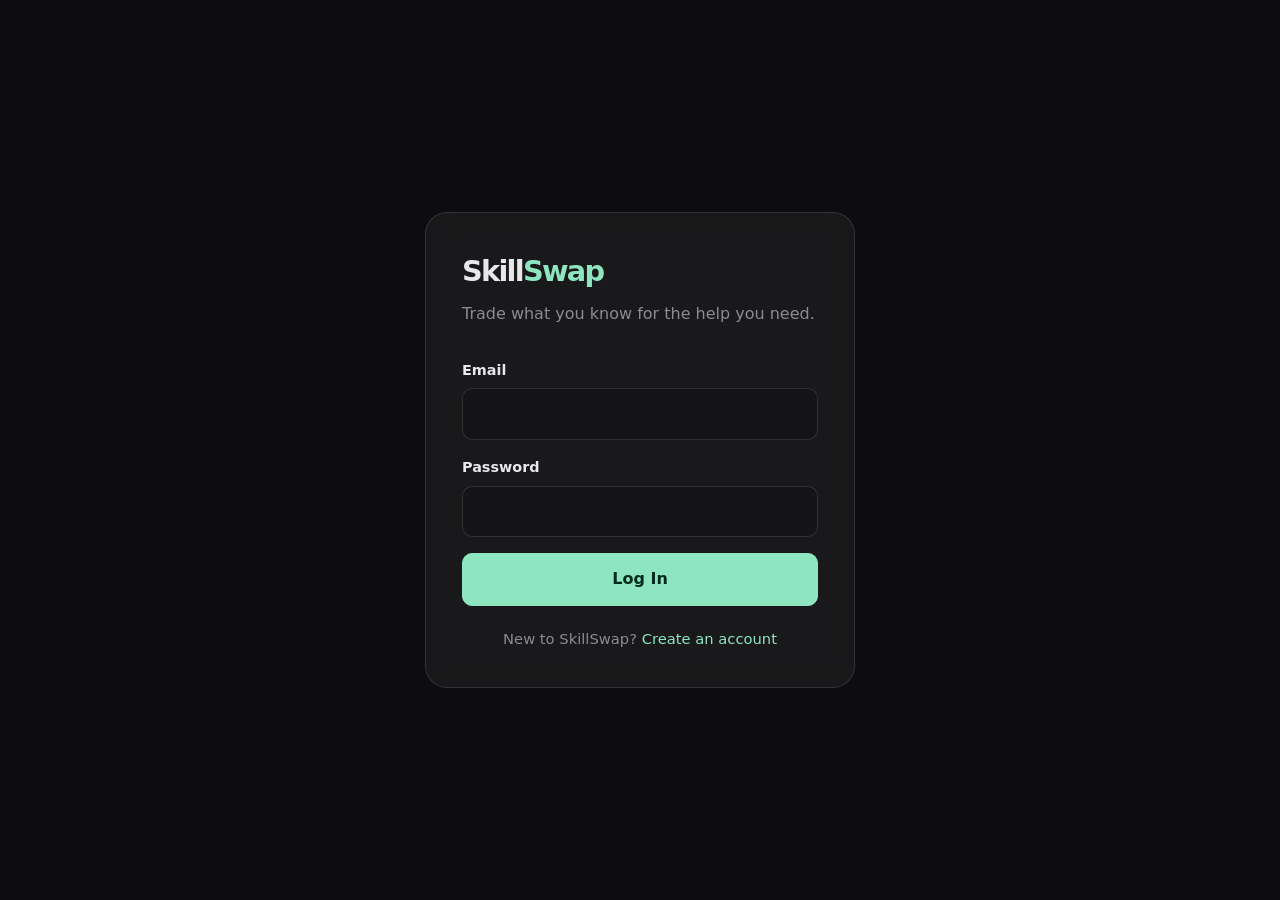
<file: index.html>
<!DOCTYPE html>
<html lang="en">
<head>
  <meta charset="UTF-8">
  <meta name="viewport" content="width=device-width, initial-scale=1.0">
  <title>SkillSwap | Log In</title>
  <link rel="stylesheet" href="style.css">
</head>
<body class="auth-page">
  <main class="auth-card">
    <a class="logo" href="index.html">Skill<span>Swap</span></a>
    <p class="tagline">Trade what you know for the help you need.</p>

    <form action="homepage.html" method="get">
      <div class="form-group">
        <label for="login-email">Email</label>
        <input id="login-email" name="email" type="email" required>
      </div>

      <div class="form-group">
        <label for="login-password">Password</label>
        <input id="login-password" name="password" type="password" minlength="6" required>
      </div>

      <button type="submit">Log In</button>
    </form>

    <p class="auth-link">
      New to SkillSwap? <a href="regiter.html">Create an account</a>
    </p>
  </main>
</body>
</html>
</file>
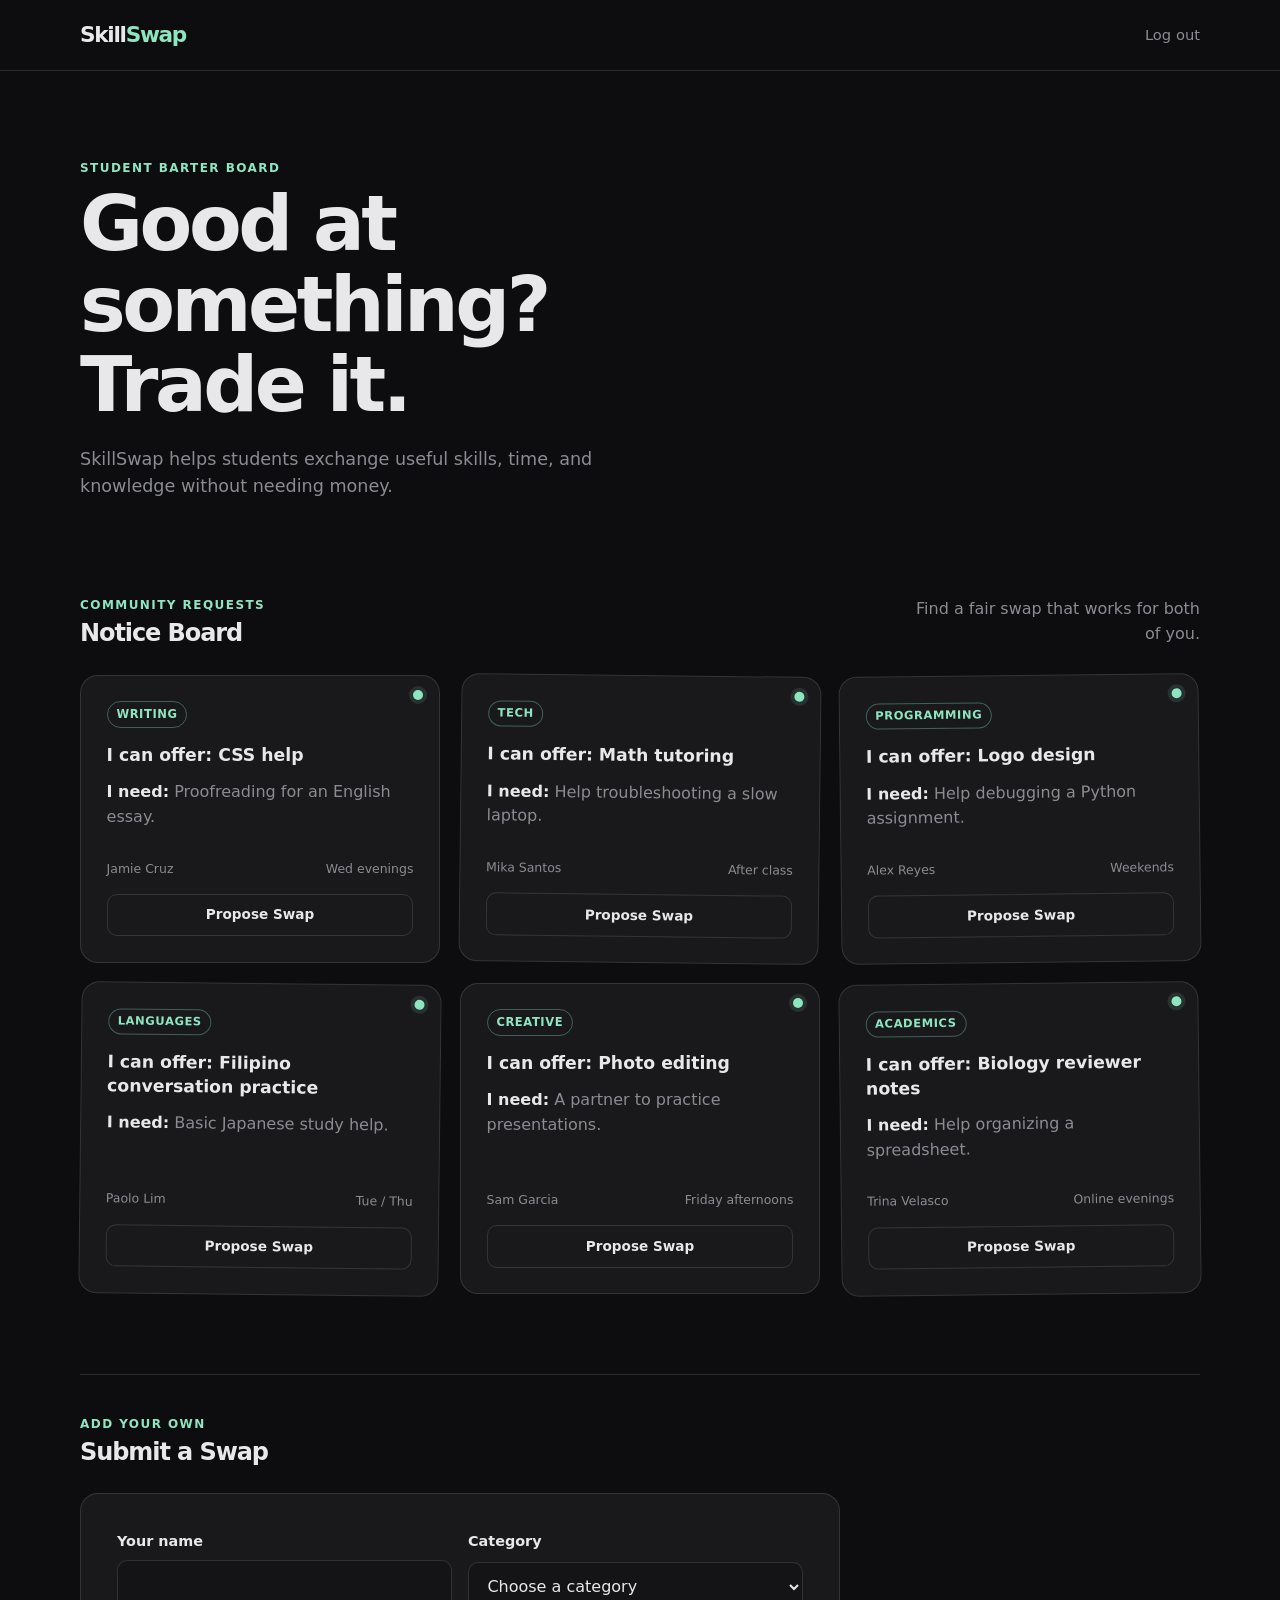
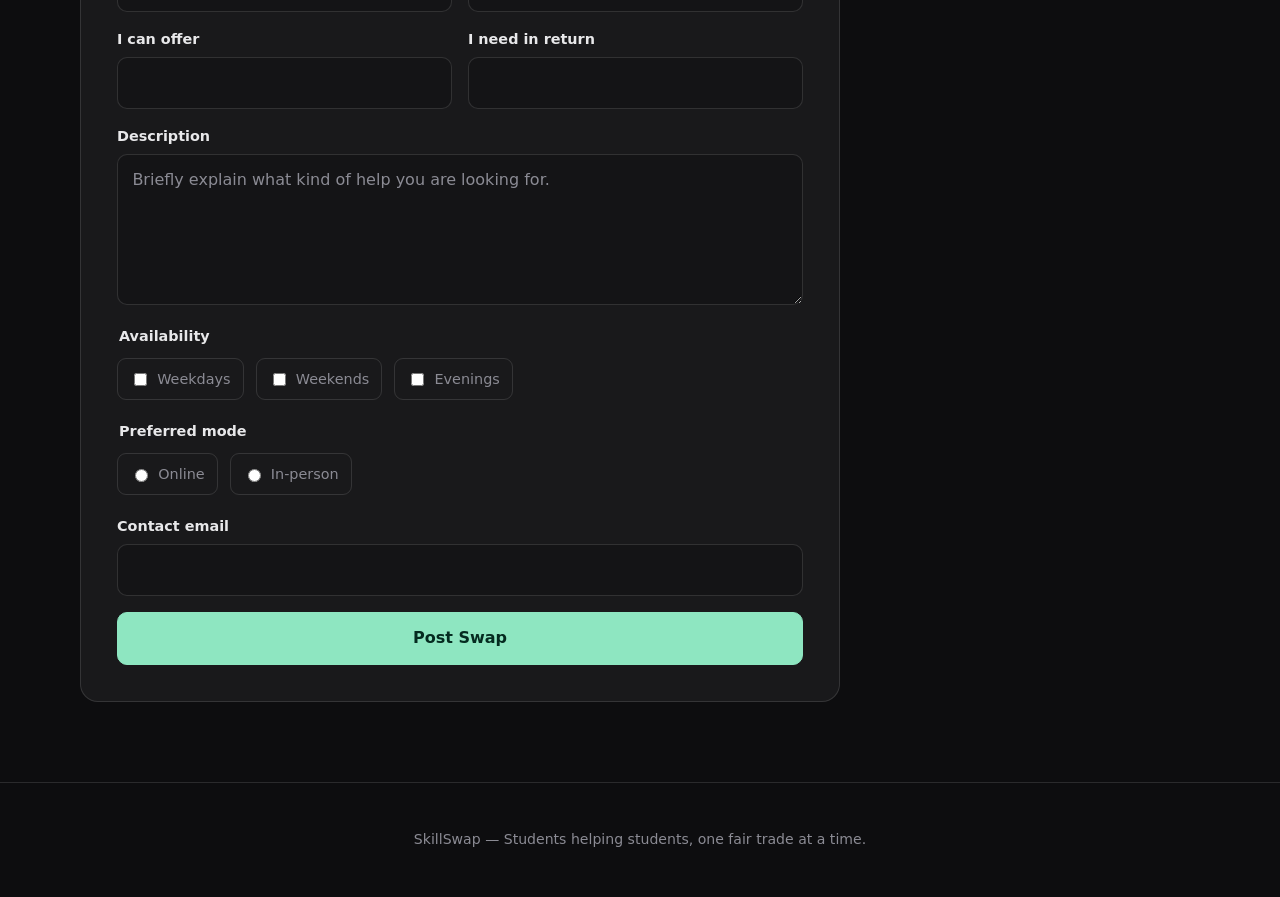
<file: homepage.html>
<!DOCTYPE html>
<html lang="en">
<head>
  <meta charset="UTF-8">
  <meta name="viewport" content="width=device-width, initial-scale=1.0">
  <title>SkillSwap | Notice Board</title>
  <link rel="stylesheet" href="style.css">
</head>
<body>
  <header class="site-header">
    <nav class="nav container" aria-label="Main navigation">
      <a class="logo" href="homepage.html">Skill<span>Swap</span></a>
      <a class="logout-link" href="index.html">Log out</a>
    </nav>
  </header>

  <main>
    <section class="hero container">
      <p class="eyebrow">Student barter board</p>
      <h1>Good at something? Trade it.</h1>
      <p>
        SkillSwap helps students exchange useful skills, time, and knowledge
        without needing money.
      </p>
    </section>

    <section class="board-section container" aria-labelledby="notice-board-title">
      <div class="section-heading">
        <div>
          <p class="eyebrow">Community requests</p>
          <h2 id="notice-board-title">Notice Board</h2>
        </div>
        <p>Find a fair swap that works for both of you.</p>
      </div>

      <div class="notice-grid">
        <article class="swap-card">
          <span class="pin" aria-hidden="true"></span>
          <span class="category">Writing</span>
          <h3>I can offer: CSS help</h3>
          <p><strong>I need:</strong> Proofreading for an English essay.</p>
          <footer>
            <span>Jamie Cruz</span>
            <span>Wed evenings</span>
          </footer>
          <button type="button" class="secondary-button">Propose Swap</button>
        </article>

        <article class="swap-card">
          <span class="pin" aria-hidden="true"></span>
          <span class="category">Tech</span>
          <h3>I can offer: Math tutoring</h3>
          <p><strong>I need:</strong> Help troubleshooting a slow laptop.</p>
          <footer>
            <span>Mika Santos</span>
            <span>After class</span>
          </footer>
          <button type="button" class="secondary-button">Propose Swap</button>
        </article>

        <article class="swap-card">
          <span class="pin" aria-hidden="true"></span>
          <span class="category">Programming</span>
          <h3>I can offer: Logo design</h3>
          <p><strong>I need:</strong> Help debugging a Python assignment.</p>
          <footer>
            <span>Alex Reyes</span>
            <span>Weekends</span>
          </footer>
          <button type="button" class="secondary-button">Propose Swap</button>
        </article>

        <article class="swap-card">
          <span class="pin" aria-hidden="true"></span>
          <span class="category">Languages</span>
          <h3>I can offer: Filipino conversation practice</h3>
          <p><strong>I need:</strong> Basic Japanese study help.</p>
          <footer>
            <span>Paolo Lim</span>
            <span>Tue / Thu</span>
          </footer>
          <button type="button" class="secondary-button">Propose Swap</button>
        </article>

        <article class="swap-card">
          <span class="pin" aria-hidden="true"></span>
          <span class="category">Creative</span>
          <h3>I can offer: Photo editing</h3>
          <p><strong>I need:</strong> A partner to practice presentations.</p>
          <footer>
            <span>Sam Garcia</span>
            <span>Friday afternoons</span>
          </footer>
          <button type="button" class="secondary-button">Propose Swap</button>
        </article>

        <article class="swap-card">
          <span class="pin" aria-hidden="true"></span>
          <span class="category">Academics</span>
          <h3>I can offer: Biology reviewer notes</h3>
          <p><strong>I need:</strong> Help organizing a spreadsheet.</p>
          <footer>
            <span>Trina Velasco</span>
            <span>Online evenings</span>
          </footer>
          <button type="button" class="secondary-button">Propose Swap</button>
        </article>
      </div>
    </section>

    <section class="submit-section container" aria-labelledby="submit-title">
      <div class="section-heading">
        <div>
          <p class="eyebrow">Add your own</p>
          <h2 id="submit-title">Submit a Swap</h2>
        </div>
      </div>

      <form class="swap-form" action="#" method="get">
        <div class="form-grid">
          <div class="form-group">
            <label for="swap-name">Your name</label>
            <input id="swap-name" name="swap-name" type="text" required>
          </div>

          <div class="form-group">
            <label for="swap-category">Category</label>
            <select id="swap-category" name="swap-category" required>
              <option value="" selected disabled>Choose a category</option>
              <option>Academics</option>
              <option>Creative</option>
              <option>Languages</option>
              <option>Programming</option>
              <option>Tech</option>
              <option>Writing</option>
              <option>Other</option>
            </select>
          </div>

          <div class="form-group">
            <label for="can-offer">I can offer</label>
            <input id="can-offer" name="can-offer" type="text" required>
          </div>

          <div class="form-group">
            <label for="need-return">I need in return</label>
            <input id="need-return" name="need-return" type="text" required>
          </div>
        </div>

        <div class="form-group">
          <label for="description">Description</label>
          <textarea id="description" name="description" rows="5"
                    placeholder="Briefly explain what kind of help you are looking for." required></textarea>
        </div>

        <fieldset>
          <legend>Availability</legend>
          <div class="choice-row">
            <label><input type="checkbox" name="availability" value="weekdays"> Weekdays</label>
            <label><input type="checkbox" name="availability" value="weekends"> Weekends</label>
            <label><input type="checkbox" name="availability" value="evenings"> Evenings</label>
          </div>
        </fieldset>

        <fieldset>
          <legend>Preferred mode</legend>
          <div class="choice-row">
            <label><input type="radio" name="mode" value="online" required> Online</label>
            <label><input type="radio" name="mode" value="in-person"> In-person</label>
          </div>
        </fieldset>

        <div class="form-group">
          <label for="contact-email">Contact email</label>
          <input id="contact-email" name="contact-email" type="email" required>
        </div>

        <button type="submit">Post Swap</button>
      </form>
    </section>
  </main>

  <footer class="site-footer">
    <p>SkillSwap — Students helping students, one fair trade at a time.</p>
  </footer>
</body>
</html>
</file>
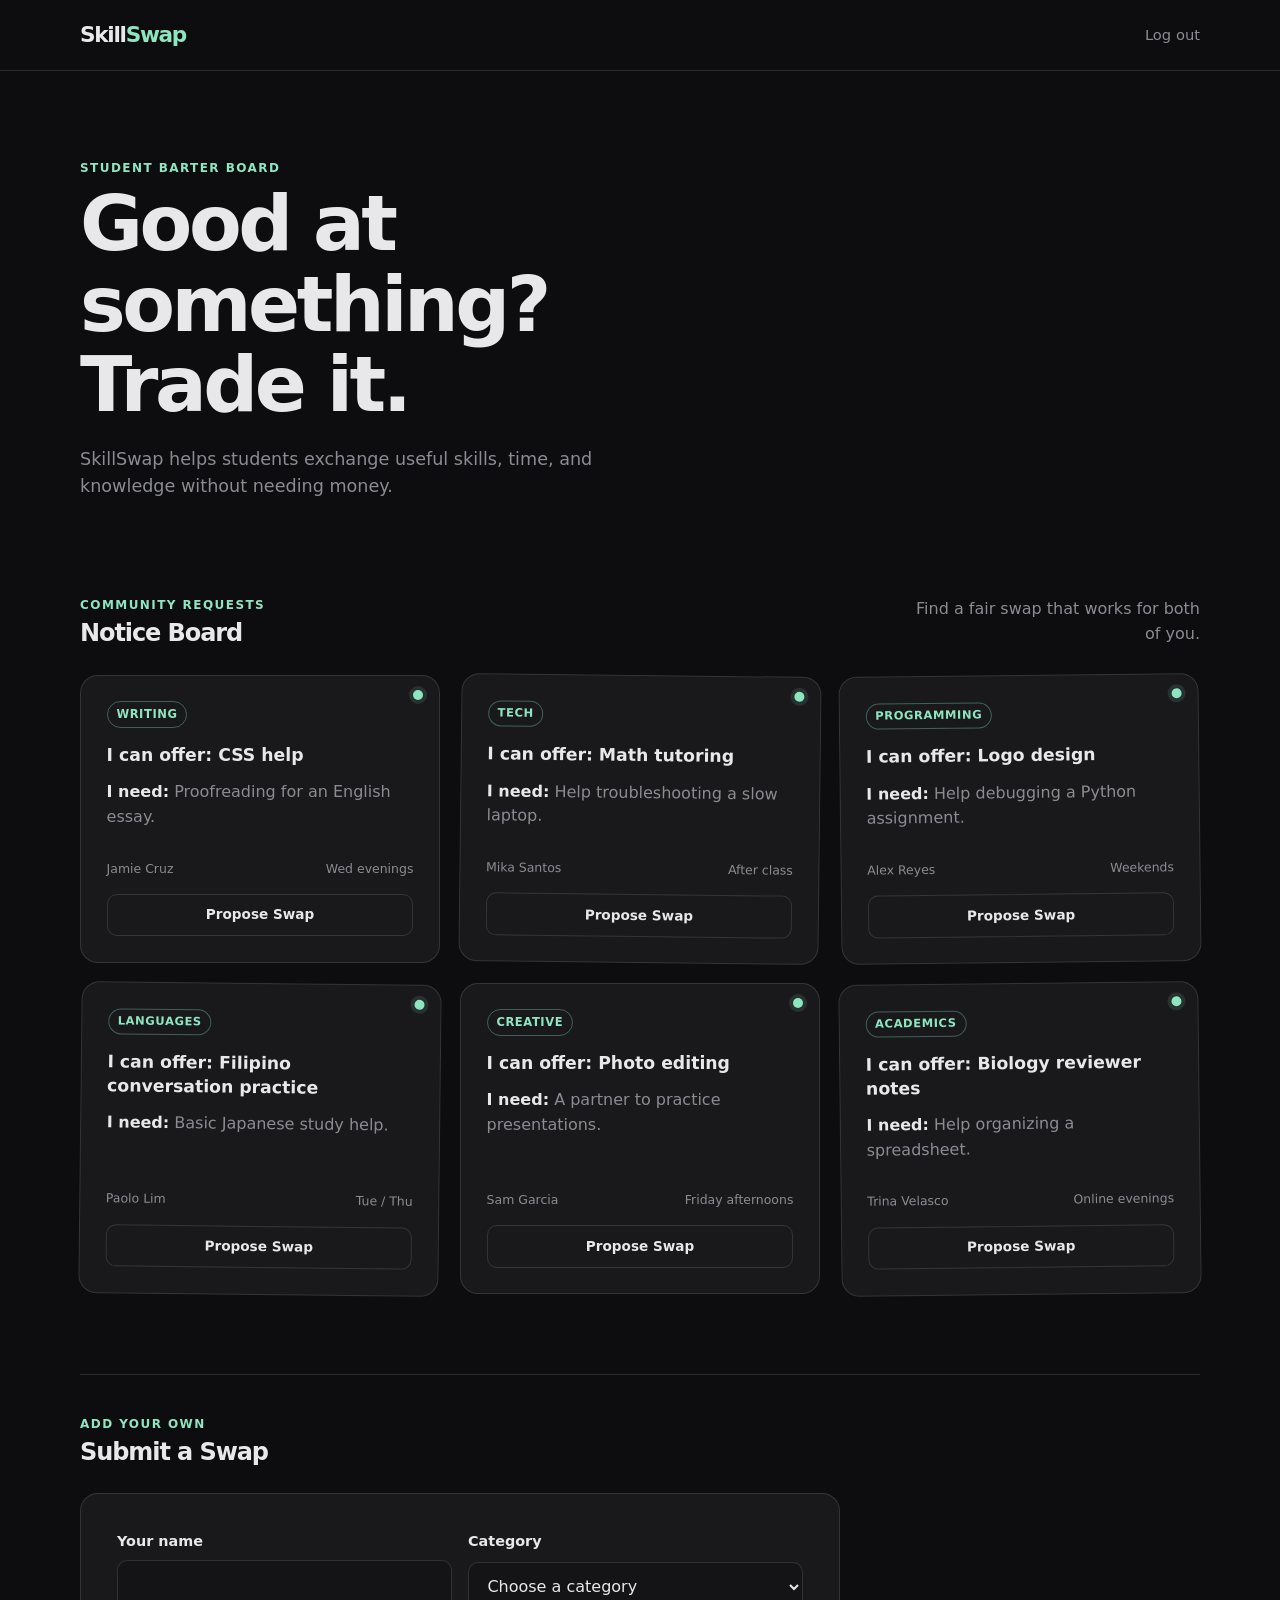
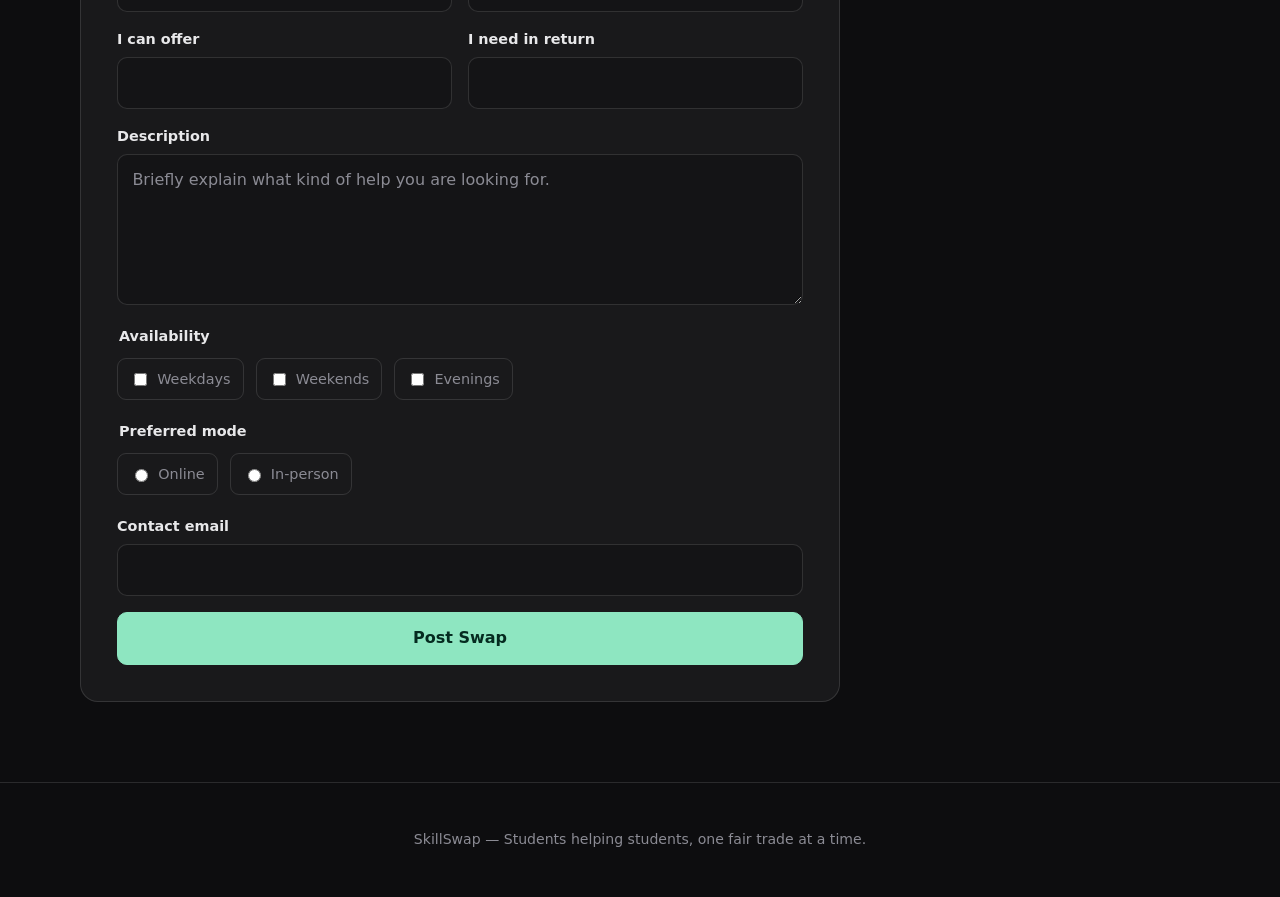
<file: homepeygii.html>
<!DOCTYPE html>
<html lang="en">
<head>
  <meta charset="UTF-8">
  <meta name="viewport" content="width=device-width, initial-scale=1.0">
  <title>SkillSwap | Notice Board</title>
  <link rel="stylesheet" href="style.css">
</head>
<body>
  <header class="site-header">
    <nav class="nav container" aria-label="Main navigation">
      <a class="logo" href="homepeygii.html">Skill<span>Swap</span></a>
      <a class="logout-link" href="login.html">Log out</a>
    </nav>
  </header>

  <main>
    <section class="hero container">
      <p class="eyebrow">Student barter board</p>
      <h1>Good at something? Trade it.</h1>
      <p>
        SkillSwap helps students exchange useful skills, time, and knowledge
        without needing money.
      </p>
    </section>

    <section class="board-section container" aria-labelledby="notice-board-title">
      <div class="section-heading">
        <div>
          <p class="eyebrow">Community requests</p>
          <h2 id="notice-board-title">Notice Board</h2>
        </div>
        <p>Find a fair swap that works for both of you.</p>
      </div>

      <div class="notice-grid">
        <article class="swap-card">
          <span class="pin" aria-hidden="true"></span>
          <span class="category">Writing</span>
          <h3>I can offer: CSS help</h3>
          <p><strong>I need:</strong> Proofreading for an English essay.</p>
          <footer>
            <span>Jamie Cruz</span>
            <span>Wed evenings</span>
          </footer>
          <button type="button" class="secondary-button">Propose Swap</button>
        </article>

        <article class="swap-card">
          <span class="pin" aria-hidden="true"></span>
          <span class="category">Tech</span>
          <h3>I can offer: Math tutoring</h3>
          <p><strong>I need:</strong> Help troubleshooting a slow laptop.</p>
          <footer>
            <span>Mika Santos</span>
            <span>After class</span>
          </footer>
          <button type="button" class="secondary-button">Propose Swap</button>
        </article>

        <article class="swap-card">
          <span class="pin" aria-hidden="true"></span>
          <span class="category">Programming</span>
          <h3>I can offer: Logo design</h3>
          <p><strong>I need:</strong> Help debugging a Python assignment.</p>
          <footer>
            <span>Alex Reyes</span>
            <span>Weekends</span>
          </footer>
          <button type="button" class="secondary-button">Propose Swap</button>
        </article>

        <article class="swap-card">
          <span class="pin" aria-hidden="true"></span>
          <span class="category">Languages</span>
          <h3>I can offer: Filipino conversation practice</h3>
          <p><strong>I need:</strong> Basic Japanese study help.</p>
          <footer>
            <span>Paolo Lim</span>
            <span>Tue / Thu</span>
          </footer>
          <button type="button" class="secondary-button">Propose Swap</button>
        </article>

        <article class="swap-card">
          <span class="pin" aria-hidden="true"></span>
          <span class="category">Creative</span>
          <h3>I can offer: Photo editing</h3>
          <p><strong>I need:</strong> A partner to practice presentations.</p>
          <footer>
            <span>Sam Garcia</span>
            <span>Friday afternoons</span>
          </footer>
          <button type="button" class="secondary-button">Propose Swap</button>
        </article>

        <article class="swap-card">
          <span class="pin" aria-hidden="true"></span>
          <span class="category">Academics</span>
          <h3>I can offer: Biology reviewer notes</h3>
          <p><strong>I need:</strong> Help organizing a spreadsheet.</p>
          <footer>
            <span>Trina Velasco</span>
            <span>Online evenings</span>
          </footer>
          <button type="button" class="secondary-button">Propose Swap</button>
        </article>
      </div>
    </section>

    <section class="submit-section container" aria-labelledby="submit-title">
      <div class="section-heading">
        <div>
          <p class="eyebrow">Add your own</p>
          <h2 id="submit-title">Submit a Swap</h2>
        </div>
      </div>

      <form class="swap-form" action="#" method="get">
        <div class="form-grid">
          <div class="form-group">
            <label for="swap-name">Your name</label>
            <input id="swap-name" name="swap-name" type="text" required>
          </div>

          <div class="form-group">
            <label for="swap-category">Category</label>
            <select id="swap-category" name="swap-category" required>
              <option value="" selected disabled>Choose a category</option>
              <option>Academics</option>
              <option>Creative</option>
              <option>Languages</option>
              <option>Programming</option>
              <option>Tech</option>
              <option>Writing</option>
              <option>Other</option>
            </select>
          </div>

          <div class="form-group">
            <label for="can-offer">I can offer</label>
            <input id="can-offer" name="can-offer" type="text" required>
          </div>

          <div class="form-group">
            <label for="need-return">I need in return</label>
            <input id="need-return" name="need-return" type="text" required>
          </div>
        </div>

        <div class="form-group">
          <label for="description">Description</label>
          <textarea id="description" name="description" rows="5"
                    placeholder="Briefly explain what kind of help you are looking for." required></textarea>
        </div>

        <fieldset>
          <legend>Availability</legend>
          <div class="choice-row">
            <label><input type="checkbox" name="availability" value="weekdays"> Weekdays</label>
            <label><input type="checkbox" name="availability" value="weekends"> Weekends</label>
            <label><input type="checkbox" name="availability" value="evenings"> Evenings</label>
          </div>
        </fieldset>

        <fieldset>
          <legend>Preferred mode</legend>
          <div class="choice-row">
            <label><input type="radio" name="mode" value="online" required> Online</label>
            <label><input type="radio" name="mode" value="in-person"> In-person</label>
          </div>
        </fieldset>

        <div class="form-group">
          <label for="contact-email">Contact email</label>
          <input id="contact-email" name="contact-email" type="email" required>
        </div>

        <button type="submit">Post Swap</button>
      </form>
    </section>
  </main>

  <footer class="site-footer">
    <p>SkillSwap — Students helping students, one fair trade at a time.</p>
  </footer>
</body>
</html>
</file>
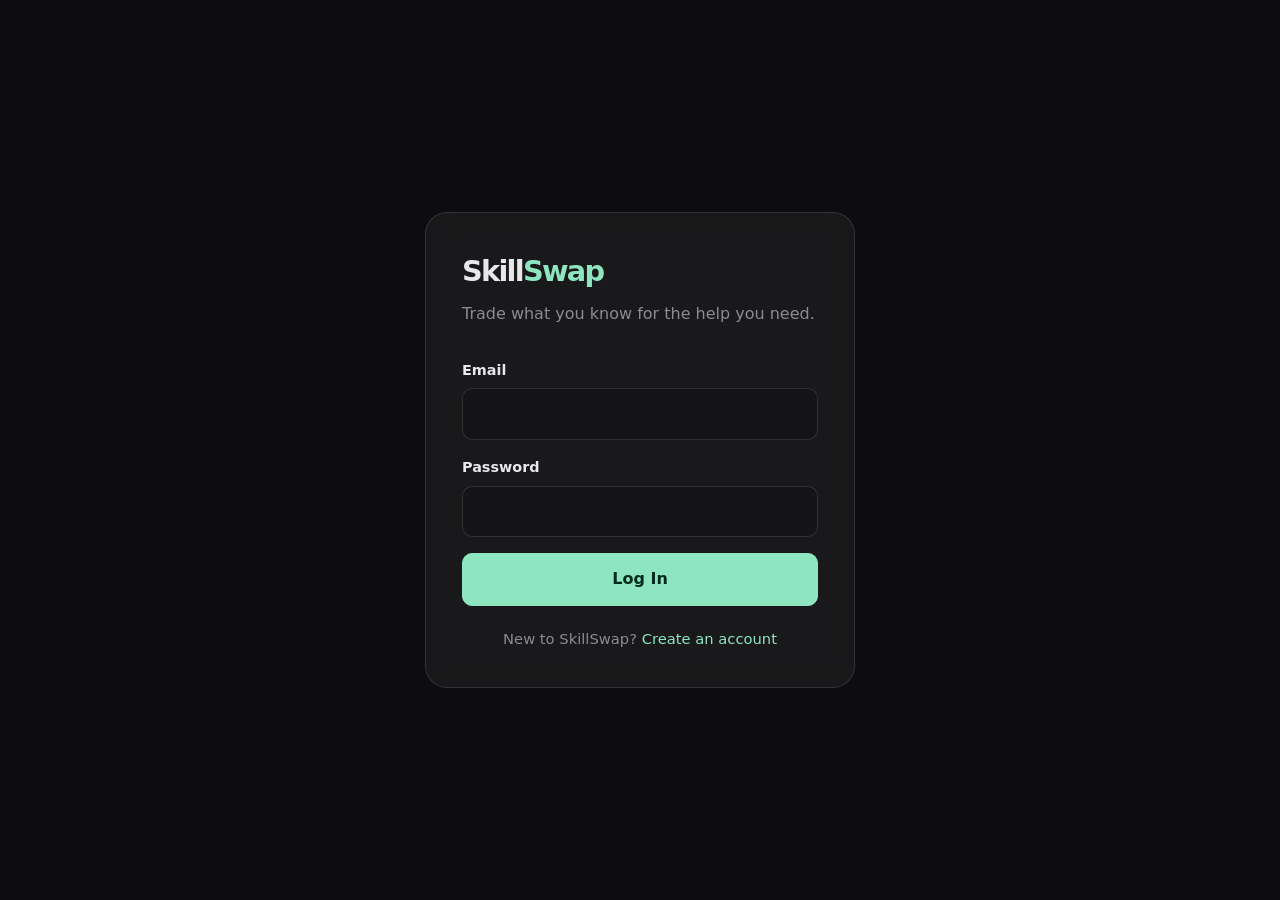
<file: login.html>
<!DOCTYPE html>
<html lang="en">
<head>
  <meta charset="UTF-8">
  <meta name="viewport" content="width=device-width, initial-scale=1.0">
  <title>SkillSwap | Log In</title>
  <link rel="stylesheet" href="style.css">
</head>
<body class="auth-page">
  <main class="auth-card">
    <a class="logo" href="login.html">Skill<span>Swap</span></a>
    <p class="tagline">Trade what you know for the help you need.</p>

    <form action="homepeygii.html" method="get">
      <div class="form-group">
        <label for="login-email">Email</label>
        <input id="login-email" name="email" type="email" required>
      </div>

      <div class="form-group">
        <label for="login-password">Password</label>
        <input id="login-password" name="password" type="password" minlength="6" required>
      </div>

      <button type="submit">Log In</button>
    </form>

    <p class="auth-link">
      New to SkillSwap? <a href="regiter.html">Create an account</a>
    </p>
  </main>
</body>
</html>
</file>
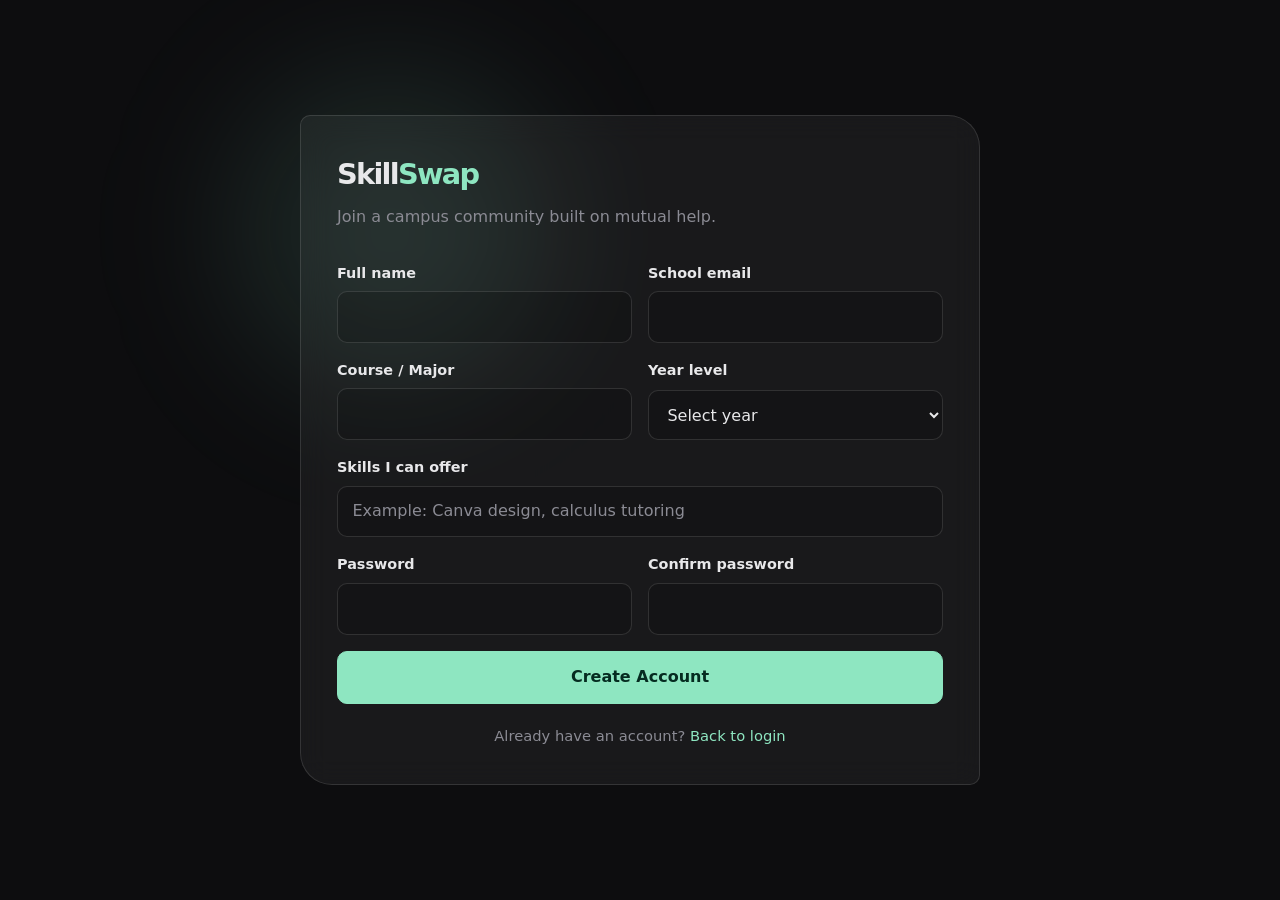
<file: regiter.html>
<!DOCTYPE html>
<html lang="en">
<head>
  <meta charset="UTF-8">
  <meta name="viewport" content="width=device-width, initial-scale=1.0">
  <title>SkillSwap | Create Account</title>
  <link rel="stylesheet" href="style.css">
</head>
<body class="auth-page register-page">
  <div class="register-orb" aria-hidden="true"></div>

  <main class="auth-card register-card">
    <a class="logo" href="login.html">Skill<span>Swap</span></a>
    <p class="tagline">Join a campus community built on mutual help.</p>

    <form action="index.html" method="get">
      <div class="form-grid">
        <div class="form-group">
          <label for="full-name">Full name</label>
          <input id="full-name" name="full-name" type="text" required>
        </div>

        <div class="form-group">
          <label for="school-email">School email</label>
          <input id="school-email" name="school-email" type="email" required>
        </div>

        <div class="form-group">
          <label for="major">Course / Major</label>
          <input id="major" name="major" type="text" required>
        </div>

        <div class="form-group">
          <label for="year-level">Year level</label>
          <select id="year-level" name="year-level" required>
            <option value="" selected disabled>Select year</option>
            <option>First year</option>
            <option>Second year</option>
            <option>Third year</option>
            <option>Fourth year</option>
            <option>Graduate student</option>
          </select>
        </div>
      </div>

      <div class="form-group">
        <label for="offer-skills">Skills I can offer</label>
        <input id="offer-skills" name="offer-skills" type="text"
               placeholder="Example: Canva design, calculus tutoring" required>
      </div>

      <div class="form-grid">
        <div class="form-group">
          <label for="register-password">Password</label>
          <input id="register-password" name="password" type="password" minlength="6" required>
        </div>

        <div class="form-group">
          <label for="confirm-password">Confirm password</label>
          <input id="confirm-password" name="confirm-password" type="password" minlength="6" required>
        </div>
      </div>

      <button type="submit">Create Account</button>
    </form>

    <p class="auth-link">
      Already have an account? <a href="login.html">Back to login</a>
    </p>
  </main>
</body>
</html>
</file>
<file: style.css>
/* Variables */
:root {
  --background: #0d0d0f;
  --surface: rgba(255, 255, 255, 0.05);
  --surface-strong: rgba(255, 255, 255, 0.08);
  --border: rgba(255, 255, 255, 0.12);
  --text: #e8e8ea;
  --muted: #8b8b94;
  --accent: #8ee6c1;
  --accent-dark: #052b20;
  --radius: 18px;
  --transition: 180ms ease;
}

/* Base */
* {
  box-sizing: border-box;
}

html {
  scroll-behavior: smooth;
}

body {
  margin: 0;
  background: var(--background);
  color: var(--text);
  font-family: Inter, ui-sans-serif, system-ui, -apple-system, BlinkMacSystemFont,
    "Segoe UI", sans-serif;
  line-height: 1.55;
}

a {
  color: var(--accent);
  text-decoration: none;
  transition: color var(--transition);
}

a:hover {
  color: #c4ffe7;
}

button,
input,
select,
textarea {
  font: inherit;
}

/* Shared layout */
.container {
  width: min(1120px, calc(100% - 2rem));
  margin: 0 auto;
}

.logo {
  color: var(--text);
  font-size: 1.35rem;
  font-weight: 800;
  letter-spacing: -0.06em;
}

.logo span {
  color: var(--accent);
}

.eyebrow {
  margin: 0 0 0.4rem;
  color: var(--accent);
  font-size: 0.75rem;
  font-weight: 800;
  letter-spacing: 0.12em;
  text-transform: uppercase;
}

/* Forms */
.form-group {
  display: grid;
  gap: 0.45rem;
  margin-bottom: 1rem;
}

label,
legend {
  color: var(--text);
  font-size: 0.9rem;
  font-weight: 650;
}

input,
select,
textarea {
  width: 100%;
  padding: 0.78rem 0.9rem;
  border: 1px solid var(--border);
  border-radius: 10px;
  outline: none;
  background: rgba(0, 0, 0, 0.16);
  color: var(--text);
  transition: border-color var(--transition), background var(--transition),
    box-shadow var(--transition);
}

textarea {
  resize: vertical;
}

input::placeholder,
textarea::placeholder {
  color: var(--muted);
}

input:focus,
select:focus,
textarea:focus {
  border-color: var(--accent);
  background: rgba(255, 255, 255, 0.07);
  box-shadow: 0 0 0 3px rgba(142, 230, 193, 0.16);
}

button {
  width: 100%;
  padding: 0.82rem 1rem;
  border: 1px solid var(--accent);
  border-radius: 10px;
  cursor: pointer;
  background: var(--accent);
  color: var(--accent-dark);
  font-weight: 800;
  transition: transform var(--transition), background var(--transition);
}

button:hover {
  background: #b6f4d7;
  transform: translateY(-2px);
}

button:focus-visible,
a:focus-visible {
  outline: 3px solid var(--accent);
  outline-offset: 4px;
}

/* Login and registration pages */
.auth-page {
  display: flex;
  min-height: 100vh;
  align-items: center;
  justify-content: center;
  padding: 1.25rem;
}

.auth-card {
  width: min(100%, 430px);
  padding: 2.25rem;
  border: 1px solid var(--border);
  border-radius: 22px;
  background: var(--surface);
  backdrop-filter: blur(14px);
  -webkit-backdrop-filter: blur(14px);
}

.auth-card .logo {
  display: inline-block;
  margin-bottom: 0.5rem;
  font-size: 1.8rem;
}

.tagline {
  margin: 0 0 2rem;
  color: var(--muted);
}

.auth-link {
  margin: 1.35rem 0 0;
  color: var(--muted);
  font-size: 0.92rem;
  text-align: center;
}

.register-page {
  position: relative;
  overflow: hidden;
}

.register-orb {
  position: fixed;
  z-index: -1;
  width: 320px;
  height: 320px;
  border-radius: 50%;
  background: rgba(142, 230, 193, 0.12);
  filter: blur(70px);
  transform: translate(-250px, -220px);
}

.register-card {
  width: min(100%, 680px);
  border-radius: 10px 32px 10px 32px;
}

.form-grid {
  display: grid;
  grid-template-columns: repeat(2, 1fr);
  gap: 0 1rem;
}

/* Header and hero */
.site-header {
  border-bottom: 1px solid var(--border);
}

.nav {
  display: flex;
  min-height: 70px;
  align-items: center;
  justify-content: space-between;
}

.logout-link {
  color: var(--muted);
  font-size: 0.92rem;
}

.hero {
  padding: 5.5rem 0 3.5rem;
}

.hero h1,
.section-heading h2 {
  margin: 0;
  letter-spacing: -0.045em;
  line-height: 1.05;
}

.hero h1 {
  max-width: 700px;
  font-size: clamp(2.4rem, 7vw, 4.8rem);
}

.hero > p:last-child {
  max-width: 610px;
  margin: 1.25rem 0 0;
  color: var(--muted);
  font-size: 1.1rem;
}

/* Notice board */
.board-section,
.submit-section {
  padding: 2.5rem 0 5rem;
}

.section-heading {
  display: flex;
  gap: 1rem;
  align-items: end;
  justify-content: space-between;
  margin-bottom: 1.75rem;
}

.section-heading > p {
  max-width: 290px;
  margin: 0;
  color: var(--muted);
  text-align: right;
}

.notice-grid {
  display: grid;
  grid-template-columns: repeat(3, 1fr);
  gap: 1.25rem;
}

.swap-card {
  position: relative;
  display: flex;
  min-height: 285px;
  flex-direction: column;
  padding: 1.6rem;
  border: 1px solid var(--border);
  border-radius: var(--radius);
  background: var(--surface);
  transition: transform var(--transition), border-color var(--transition),
    background var(--transition);
}

.swap-card:nth-child(even) {
  transform: rotate(0.65deg);
}

.swap-card:nth-child(3n) {
  transform: rotate(-0.65deg);
}

.swap-card:hover {
  z-index: 1;
  border-color: rgba(142, 230, 193, 0.55);
  background: var(--surface-strong);
  transform: translateY(-7px) rotate(0deg);
}

.pin {
  position: absolute;
  top: 14px;
  right: 16px;
  width: 10px;
  height: 10px;
  border-radius: 50%;
  background: var(--accent);
  box-shadow: 0 0 0 4px rgba(142, 230, 193, 0.12);
}

.category {
  width: fit-content;
  margin-bottom: 1rem;
  padding: 0.22rem 0.55rem;
  border: 1px solid rgba(142, 230, 193, 0.35);
  border-radius: 999px;
  color: var(--accent);
  font-size: 0.72rem;
  font-weight: 800;
  letter-spacing: 0.05em;
  text-transform: uppercase;
}

.swap-card h3 {
  margin: 0;
  font-size: 1.08rem;
  line-height: 1.35;
}

.swap-card p {
  margin: 0.8rem 0;
  color: var(--muted);
}

.swap-card strong {
  color: var(--text);
}

.swap-card footer {
  display: flex;
  justify-content: space-between;
  gap: 0.75rem;
  margin-top: auto;
  padding-top: 1rem;
  color: var(--muted);
  font-size: 0.78rem;
}

.secondary-button {
  margin-top: 1rem;
  padding: 0.6rem;
  border-color: var(--border);
  background: transparent;
  color: var(--text);
  font-size: 0.85rem;
}

.secondary-button:hover {
  border-color: var(--accent);
  background: rgba(142, 230, 193, 0.08);
}

/* Submit form */
.submit-section {
  border-top: 1px solid var(--border);
}

.swap-form {
  max-width: 760px;
  padding: clamp(1.25rem, 4vw, 2.25rem);
  border: 1px solid var(--border);
  border-radius: var(--radius);
  background: var(--surface);
}

fieldset {
  margin: 1.25rem 0;
  padding: 0;
  border: 0;
}

fieldset legend {
  margin-bottom: 0.65rem;
}

.choice-row {
  display: flex;
  flex-wrap: wrap;
  gap: 0.75rem;
}

.choice-row label {
  display: flex;
  gap: 0.45rem;
  align-items: center;
  padding: 0.55rem 0.75rem;
  border: 1px solid var(--border);
  border-radius: 9px;
  color: var(--muted);
  cursor: pointer;
  font-weight: 500;
}

.choice-row input {
  width: auto;
  accent-color: var(--accent);
}

/* Footer */
.site-footer {
  padding: 2rem 1rem;
  border-top: 1px solid var(--border);
  color: var(--muted);
  font-size: 0.88rem;
  text-align: center;
}

/* Responsive rules */
@media (max-width: 800px) {
  .notice-grid {
    grid-template-columns: repeat(2, 1fr);
  }
}

@media (max-width: 580px) {
  .auth-card {
    padding: 1.5rem;
  }

  .form-grid,
  .notice-grid {
    grid-template-columns: 1fr;
  }

  .section-heading {
    display: block;
  }

  .section-heading > p {
    margin-top: 0.7rem;
    text-align: left;
  }

  .hero {
    padding: 4rem 0 2.5rem;
  }

  .swap-card,
  .swap-card:nth-child(even),
  .swap-card:nth-child(3n) {
    transform: none;
  }
}
</file>
